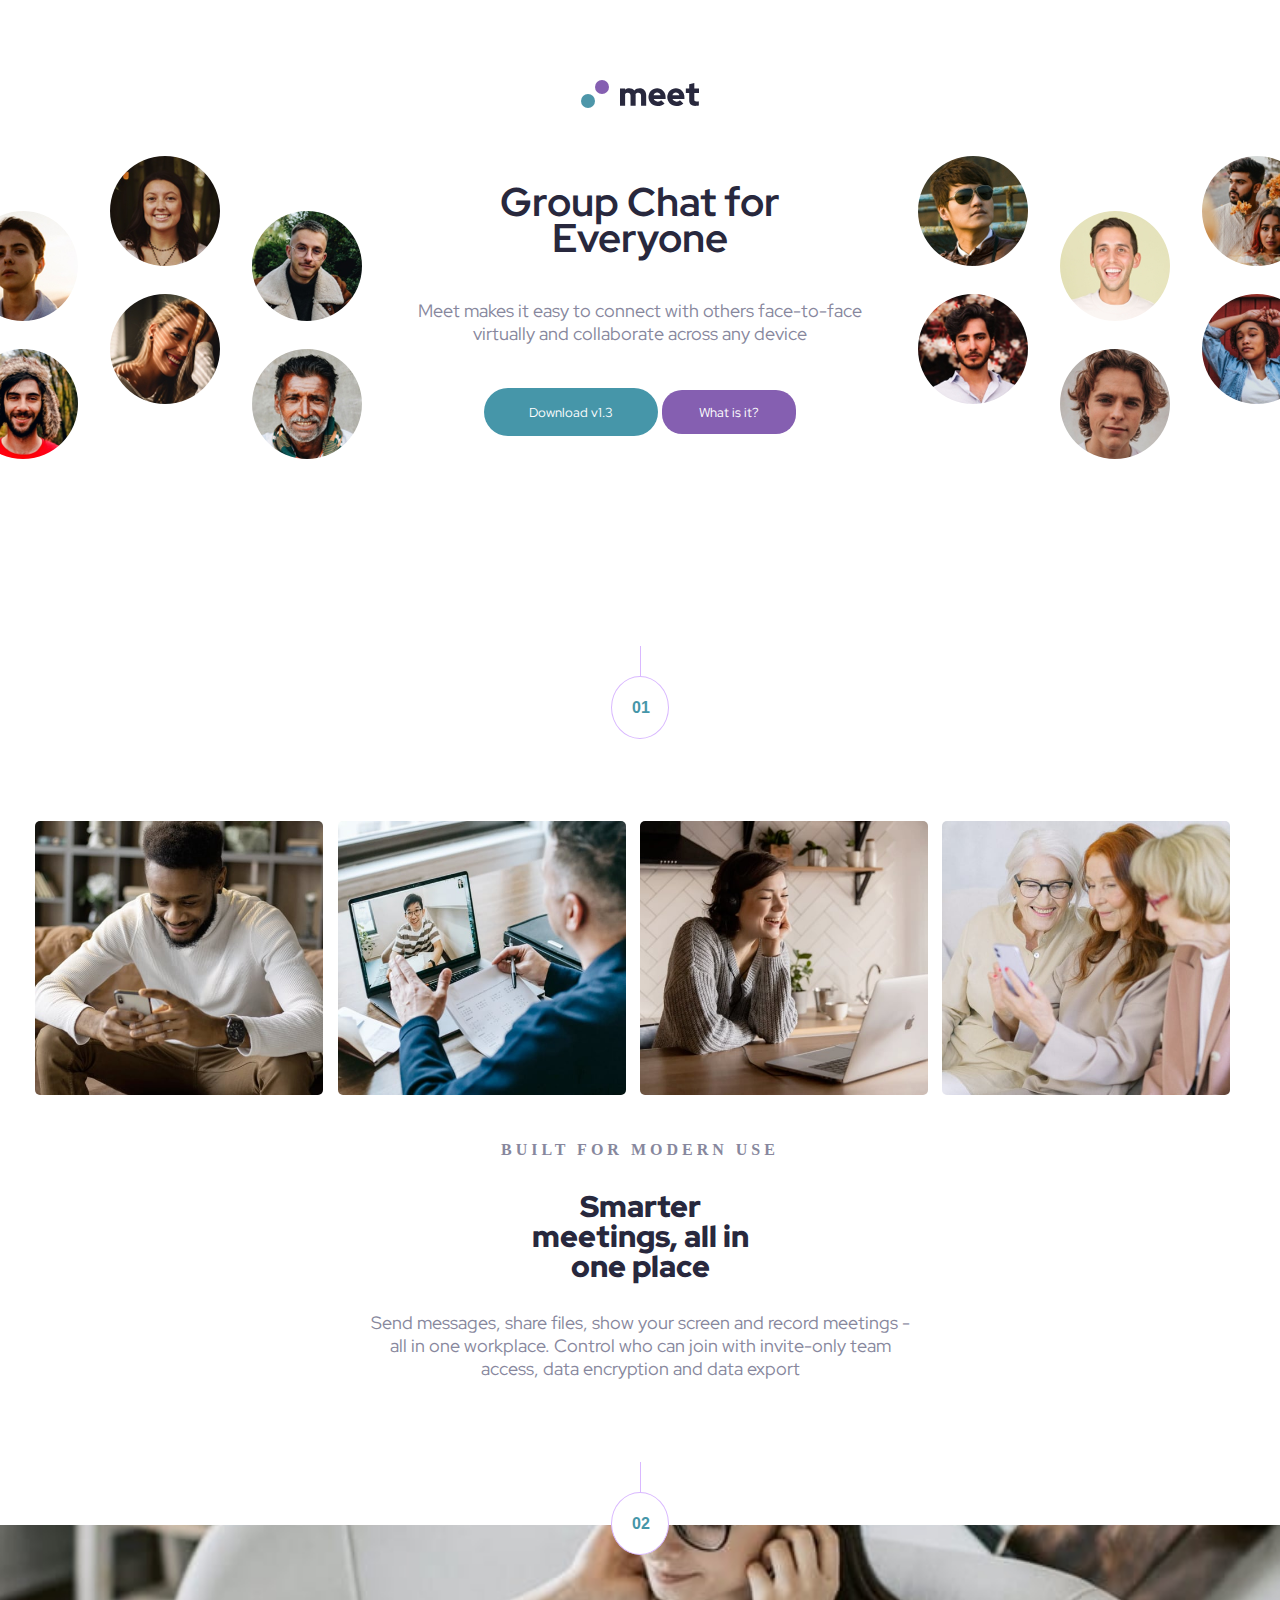
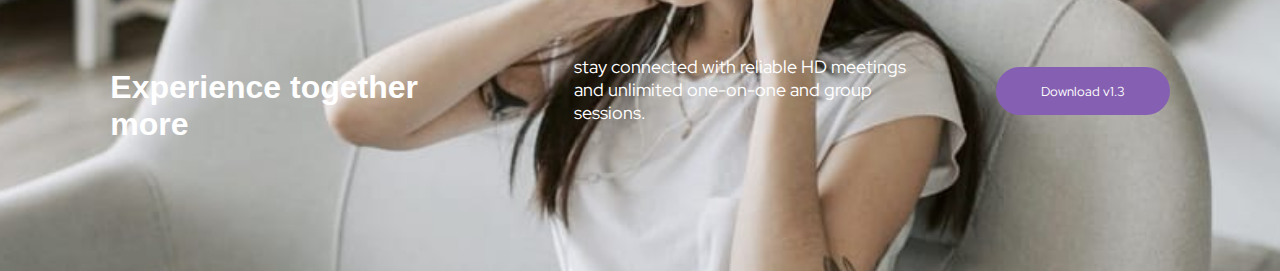
<file: index.html>
<!DOCTYPE html>
<html lang="en">
<head>
  <meta charset="UTF-8">
  <meta name="viewport" content="width=device-width, initial-scale=1.0">
  <link rel="stylesheet" href='Index.css'>
  <link rel="icon" type="image/png" sizes="32x32" href="./assets/favicon-32x32.png">
  <link rel="preconnect" href="https://fonts.gstatic.com">
  <link href="https://fonts.googleapis.com/css2?family=Red+Hat+Display:wght@500&display=swap" rel="stylesheet">
  <title>Frontend Mentor | Meet landing page</title>
</head>

<body>
  <div class="iconWrap">
    <img class='icon' src="./meet-landing-page/starter-code/assets/logo.svg">
  </div>
  <header>
    <div class="headerContainer">
      <img class="img one" src="./meet-landing-page/starter-code/assets/desktop/image-hero-left.png">
      <img class="img two" src="./meet-landing-page/starter-code/assets/desktop/image-hero-right.png">
      <h1 class="upperHeader three">Group Chat for Everyone</h1>
    </div>
  </header>
  <section>
    <div class="middleWrapper">
      <p class="upperDesc">
        Meet makes it easy to connect with others face-to-face virtually
        and collaborate across any device
      </p>
      <div class="buttonWrapper">
        <button class="primary"> Download v1.3 </button>
        <button class="secondary"> What is it? </button>
      </div>
        
    </div>
  </section>
  <div class="pointer">
    <div class="line"></div>
    <div class="circle"><strong>01</strong></div>
  </div>
  <section>
    <div class="imgContainer">
      <img class='imgHero' src="./meet-landing-page/starter-code/assets/desktop/image-man-texting.jpg">
      <img class='imgHero' src="./meet-landing-page/starter-code/assets/desktop/image-men-in-meeting.jpg">
      <img class='imgHero' src="./meet-landing-page/starter-code/assets/desktop/image-woman-in-videocall.jpg">
      <img class='imgHero' src="./meet-landing-page/starter-code/assets/desktop/image-women-videochatting.jpg">
    </div>
  </section>
  <section>
    <div class="descWrapper">
      <h4>BUILT FOR MODERN USE</h4>
      <h2>Smarter meetings, all in one place</h2>
      <p>Send messages, share files, show your screen and record meetings - 
        all in one workplace. Control who can join with invite-only team access, data encryption
        and data export
      </p>
    </div>
  </section>

  <div class="pointer">
    <div class="line"></div>
    <div class="circle"><strong>02</strong></div>
  </div>

  <footer>
    <div class="footerWrap">
      <div class='footerImg'>
          <div class="footerInfo">
            <h1 class="h1Footer">Experience together more</h1>
            <p class="pFooter">stay connected with reliable HD meetings and unlimited
              one-on-one and group sessions.
            </p>
            <button class="primaryBottom">Download v1.3</button>
          </div>
        </div>
    </div>
    
  </footer>
</body>
</html>
</file>
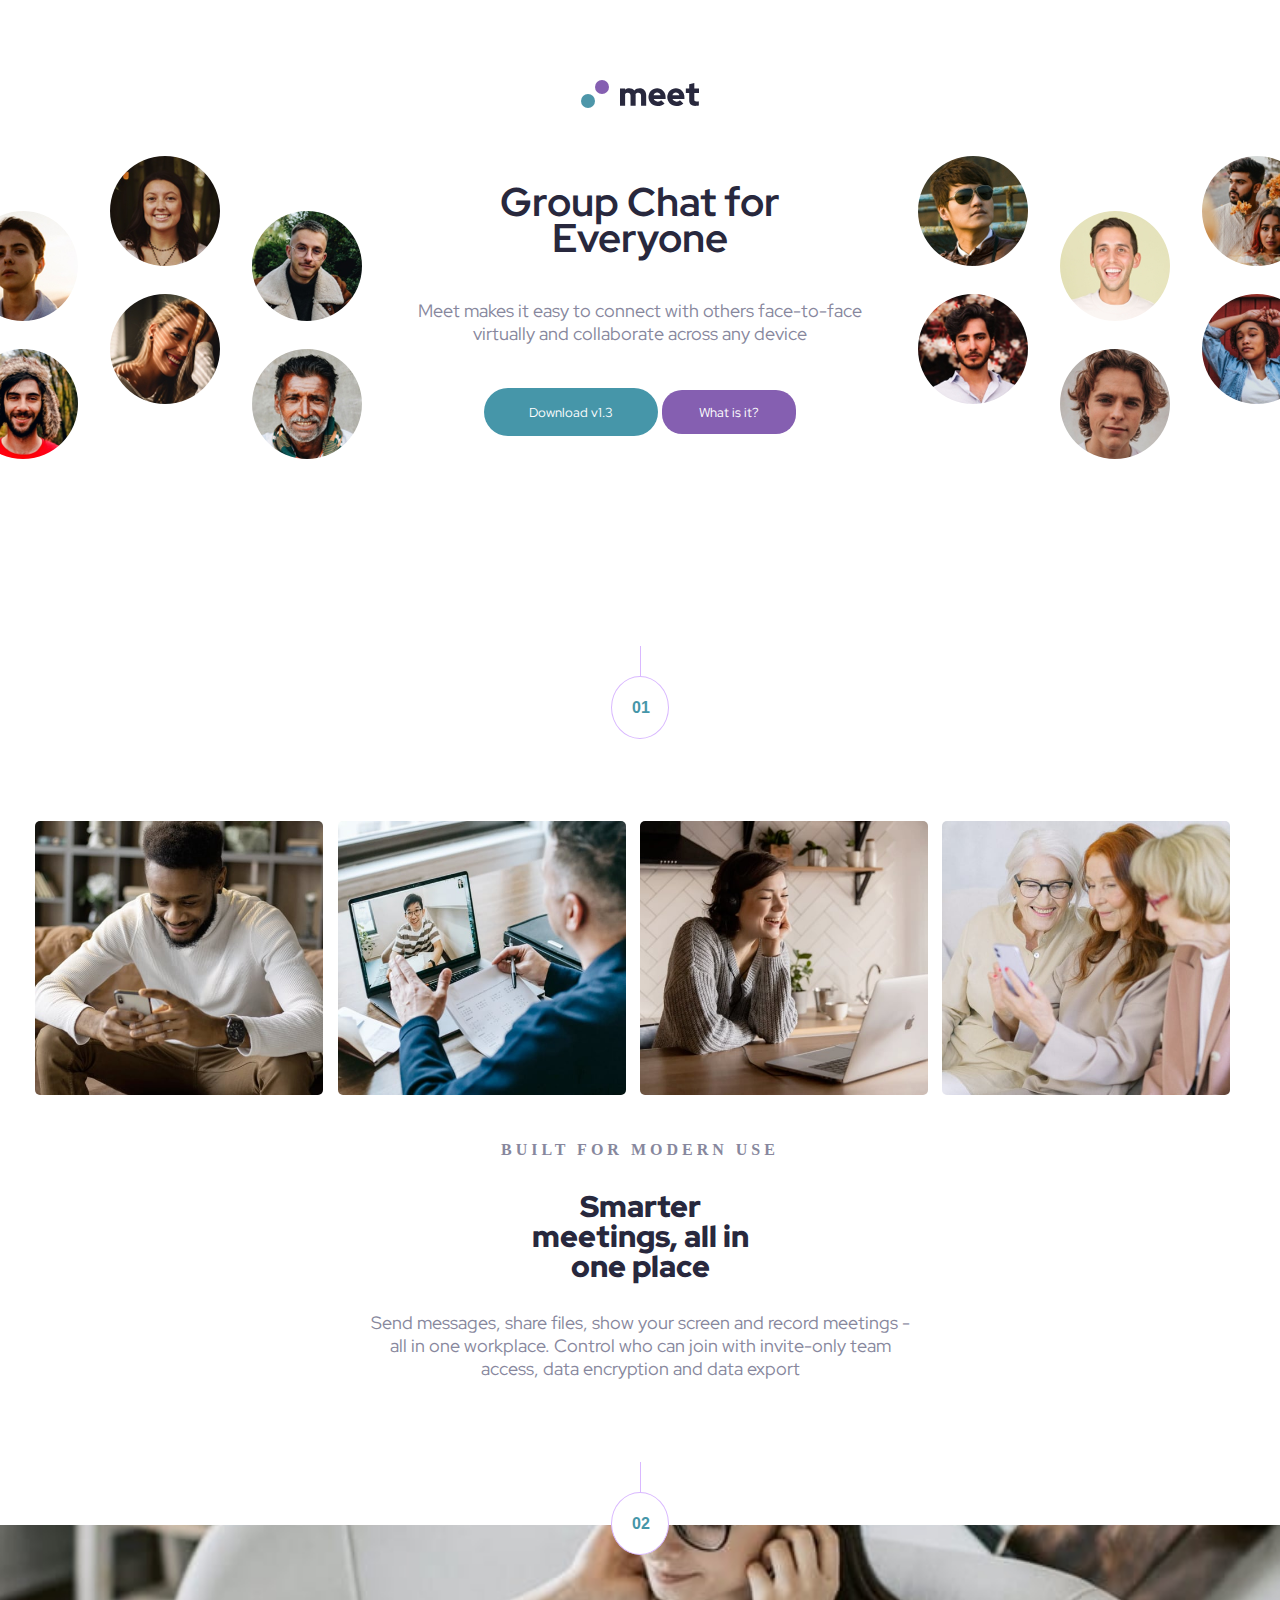
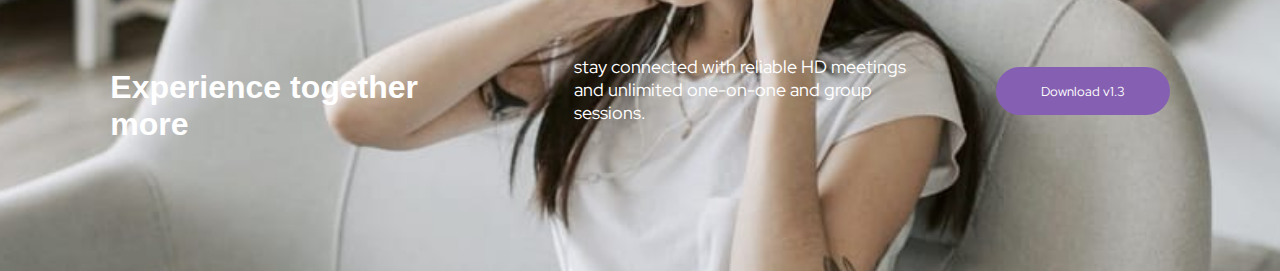
<file: meet-landing-page/starter-code/index.html>
<!DOCTYPE html>
<html lang="en">
<head>
  <meta charset="UTF-8">
  <meta name="viewport" content="width=device-width, initial-scale=1.0">
  <link rel="stylesheet" href='Index.css'>
  <link rel="icon" type="image/png" sizes="32x32" href="./assets/favicon-32x32.png">
  <link rel="preconnect" href="https://fonts.gstatic.com">
  <link href="https://fonts.googleapis.com/css2?family=Red+Hat+Display:wght@500&display=swap" rel="stylesheet">
  <title>Frontend Mentor | Meet landing page</title>
</head>

<body>
  <div class="iconWrap">
    <img class='icon' src="./assets/logo.svg">
  </div>
  <header>
    <div class="headerContainer">
      <img class="img one" src="./assets/desktop/image-hero-left.png">
      <img class="img two" src="./assets/desktop/image-hero-right.png">
      <h1 class="upperHeader three">Group Chat for Everyone</h1>
    </div>
  </header>
  <section>
    <div class="middleWrapper">
      <p class="upperDesc">
        Meet makes it easy to connect with others face-to-face virtually
        and collaborate across any device
      </p>
      <div class="buttonWrapper">
        <button class="primary"> Download v1.3 </button>
        <button class="secondary"> What is it? </button>
      </div>
        
    </div>
  </section>
  <div class="pointer">
    <div class="line"></div>
    <div class="circle"><strong>01</strong></div>
  </div>
  <section>
    <div class="imgContainer">
      <img class='imgHero' src="./assets/desktop/image-man-texting.jpg">
      <img class='imgHero' src="./assets/desktop/image-men-in-meeting.jpg">
      <img class='imgHero' src="./assets/desktop/image-woman-in-videocall.jpg">
      <img class='imgHero' src="./assets/desktop/image-women-videochatting.jpg">
    </div>
  </section>
  <section>
    <div class="descWrapper">
      <h4>BUILT FOR MODERN USE</h4>
      <h2>Smarter meetings, all in one place</h2>
      <p>Send messages, share files, show your screen and record meetings - 
        all in one workplace. Control who can join with invite-only team access, data encryption
        and data export
      </p>
    </div>
  </section>

  <div class="pointer">
    <div class="line"></div>
    <div class="circle"><strong>02</strong></div>
  </div>

  <footer>
    <div class="footerWrap">
      <div class='footerImg'src="./assets/desktop/image-footer.jpg">
          <div class="footerInfo">
            <h1 class="h1Footer">Experience together more</h1>
            <p class="pFooter">stay connected with reliable HD meetings and unlimited
              one-on-one and group sessions.
            </p>
            <button class="primaryBottom">Download v1.3</button>
          </div>
        </div>
    </div>
    
  </footer>
</body>
</html>
</file>
<file: Index.css>
* {
    font-family: Verdana, Geneva, Tahoma, sans-serif;
    margin : 0;
    padding : 0;
}

body {
    width : 100%;
    overflow-x: hidden;
}

.iconWrap {
    display : flex;
    justify-content: center;
    margin-top : 5em;
}

.headerContainer {
    margin-top : 3em;
    display : flex;
    justify-content: center;
    flex-wrap: wrap;
}

.img {
    width : 10.5em;
}

.one {
    order : 1; 
}

.two {
    order : 2;
}

.three {
    order : 3;
}

.upperHeader {
    margin-top : 0.7em;
    font-family: 'Red Hat Display';
    font-size: 40px;
    color : #28283d;
    line-height: 0.9em;
    text-align: center;
    font-weight: bold;
}

.middleWrapper {
    margin-top : 1em;
    margin-bottom: 1.3em;
    display : flex;
    flex-direction: column;
    flex-wrap: wrap;
    align-items: center;
}
.buttonWrapper {
    display : flex;
    flex-direction: column;
}
p {
    font-family: 'Red Hat Display';
    font-size: 18px;
    color : #87879d;
    text-align: center;
    max-width : 16em;
    margin-bottom : 1em;
}


.primary {
    margin-top: 1.9em;
    border : none;
    border-radius : 25px;
    background-color: #4696a9;
    padding-inline : 1.475em;
    padding-block: 15px;
    color : #fff;
    font-family: 'Red Hat Display';
    min-width: 13em;
    margin-bottom : 1em;
}

.primary:hover {
    background-color: #8fe3f9;
}

.secondary {
    border : none;
    border-radius : 20px;
    background-color: #855fb1;
    padding-inline : 1.875em;
    padding-block: 13px;
    color : #fff;
    font-family: 'Red Hat Display';
    min-width: 10em;
}

.secondary:hover {
    background-color: #d9b8ff;
}

.pointer {
    display : flex;
    flex-direction: column;
    align-items: center;
}

.line {
    border-left: 1px solid #d9b8ff;
    height: 4.5em;
    position:absolute;
    left: 50%;
}

.circle {
    border: 1px solid #d9b8ff;
    border-radius: 50%;
    padding : 20px;
    text-align: center;
    max-width: 1em;
    position : relative;
    top : 30px;
    font-family: 'Red Hat Display';
    color : #4696a9; 
    background-color: #fff;
}

.imgContainer {
    margin-top: 7em;
    display : flex;
    flex-wrap: wrap;
    justify-content: center;
}

.imgHero {
    max-width: 8em;
    border-radius: 5px;
    box-sizing: border-box;
    margin-bottom : 0.9em;
    margin-right : 0.9em;
}

.descWrapper {
    margin-top : 2em;
    display : flex;
    flex-wrap: wrap;
    justify-content: center;
    margin-bottom : 4em;
}

h4 {
    font-family: 'Red Hat Display Black';
    font-size: 16px;
    letter-spacing: 4px;
    color : #87879d;
    font-weight: bolder;
    margin-bottom : 2em;
}

h2 {
    font-family: 'Red Hat Display';
    font-size: 30px;
    color : #28283d;
    text-align: center;
    font-weight: 1000;
    line-height: 1em;
    max-width: 8.7em;
    margin-bottom : 1em;
}

.footerWrap {
    display : flex;
    flex-wrap: wrap;
}

.footerImg {
    background : url('./meet-landing-page/starter-code/assets/desktop/image-footer.jpg') no-repeat;
    background-size: auto 500px;
    background-position: center;
    object-fit: cover;
    width: 100%;
    /* filter: hue-rotate(185deg); */
}

.footerInfo {
    display : flex;
    align-items: center;
    flex-direction: column;
}

.h1Footer {
    margin-top : 1.5em;
    color : #fff;
    text-align: center;
    margin-bottom : 1em;
}

.pFooter {
    font-family: 'Red Hat Display';
    font-size: 18px;
    color : #fff;
    text-align: center;
    max-width : 16em;
    margin-bottom : 1em;
}

.primaryBottom {
    margin-top: 1.9em;
    border : none;
    border-radius : 25px;
    background-color: #855fb1;
    padding-inline : 1.475em;
    padding-block: 15px;
    color : #fff;
    font-family: 'Red Hat Display';
    min-width: 13em;
    margin-top : 2em;
    margin-bottom : 3em;
}

@media screen and (min-width : 768px) {
    .img {
        width : 23em;
    }
    .buttonWrapper {
        display : inline;
    }
    p {
        max-width : 30em;
    }
    .imgHero {
        max-width: 10em;
    }
    .descWrapper {
        display: flex;
        flex-direction: column;
        align-items: center;
    }
    .pFooter {
        max-width: 32em;
    }
}

@media screen and (min-width : 1200px) {
    .headerContainer {
        flex-wrap: nowrap;
        gap : 5em;
    }
    .img {
        width : 30em;
    }
    .one {
        order : 1;
        position : relative;
        left : -2em;
    }
    .two {
        order : 3;
        position : relative;
        right : -2em;
    }
    .three {
        order : 2;
    }
    .middleWrapper {
        position: relative;
        bottom : 11em;
    }
    .upperDesc {
        max-width: 27em;
    }
    .buttonWrapper {
        display : inline;
    }
    .imgHero {
        max-width: 18em;
    }
    .footerInfo {
        display : flex;
        flex-direction: row;
        justify-content: center;
        gap : 5em;
        padding : 6em 4em;
    }
    .h1Footer {
        text-align: left;
        max-width: 12em;
    }
    .pFooter {
        max-width: 19em;
        text-align: left;
    }
}
</file>
<file: meet-landing-page/starter-code/Index.css>
* {
    font-family: Verdana, Geneva, Tahoma, sans-serif;
    margin : 0;
    padding : 0;
}

body {
    width : 100%;
    overflow-x: hidden;
}

.iconWrap {
    display : flex;
    justify-content: center;
    margin-top : 5em;
}

.headerContainer {
    margin-top : 3em;
    display : flex;
    justify-content: center;
    flex-wrap: wrap;
}

.img {
    width : 10.5em;
}

.one {
    order : 1; 
}

.two {
    order : 2;
}

.three {
    order : 3;
}

.upperHeader {
    margin-top : 0.7em;
    font-family: 'Red Hat Display';
    font-size: 40px;
    color : #28283d;
    line-height: 0.9em;
    text-align: center;
    font-weight: bold;
}

.middleWrapper {
    margin-top : 1em;
    margin-bottom: 1.3em;
    display : flex;
    flex-direction: column;
    flex-wrap: wrap;
    align-items: center;
}
.buttonWrapper {
    display : flex;
    flex-direction: column;
}
p {
    font-family: 'Red Hat Display';
    font-size: 18px;
    color : #87879d;
    text-align: center;
    max-width : 16em;
    margin-bottom : 1em;
}


.primary {
    margin-top: 1.9em;
    border : none;
    border-radius : 25px;
    background-color: #4696a9;
    padding-inline : 1.475em;
    padding-block: 15px;
    color : #fff;
    font-family: 'Red Hat Display';
    min-width: 13em;
    margin-bottom : 1em;
}

.primary:hover {
    background-color: #8fe3f9;
}

.secondary {
    border : none;
    border-radius : 20px;
    background-color: #855fb1;
    padding-inline : 1.875em;
    padding-block: 13px;
    color : #fff;
    font-family: 'Red Hat Display';
    min-width: 10em;
}

.secondary:hover {
    background-color: #d9b8ff;
}

.pointer {
    display : flex;
    flex-direction: column;
    align-items: center;
}

.line {
    border-left: 1px solid #d9b8ff;
    height: 4.5em;
    position:absolute;
    left: 50%;
}

.circle {
    border: 1px solid #d9b8ff;
    border-radius: 50%;
    padding : 20px;
    text-align: center;
    max-width: 1em;
    position : relative;
    top : 30px;
    font-family: 'Red Hat Display';
    color : #4696a9; 
    background-color: #fff;
}

.imgContainer {
    margin-top: 7em;
    display : flex;
    flex-wrap: wrap;
    justify-content: center;
}

.imgHero {
    max-width: 8em;
    border-radius: 5px;
    box-sizing: border-box;
    margin-bottom : 0.9em;
    margin-right : 0.9em;
}

.descWrapper {
    margin-top : 2em;
    display : flex;
    flex-wrap: wrap;
    justify-content: center;
    margin-bottom : 4em;
}

h4 {
    font-family: 'Red Hat Display Black';
    font-size: 16px;
    letter-spacing: 4px;
    color : #87879d;
    font-weight: bolder;
    margin-bottom : 2em;
}

h2 {
    font-family: 'Red Hat Display';
    font-size: 30px;
    color : #28283d;
    text-align: center;
    font-weight: 1000;
    line-height: 1em;
    max-width: 8.7em;
    margin-bottom : 1em;
}

.footerWrap {
    display : flex;
    flex-wrap: wrap;
}

.footerImg {
    background : url('./assets/desktop/image-footer.jpg') no-repeat;
    background-size: auto 500px;
    background-position: center;
    object-fit: cover;
    width: 100%;
    /* filter: hue-rotate(185deg); */
}

.footerInfo {
    display : flex;
    align-items: center;
    flex-direction: column;
}

.h1Footer {
    margin-top : 1.5em;
    color : #fff;
    text-align: center;
    margin-bottom : 1em;
}

.pFooter {
    font-family: 'Red Hat Display';
    font-size: 18px;
    color : #fff;
    text-align: center;
    max-width : 16em;
    margin-bottom : 1em;
}

.primaryBottom {
    margin-top: 1.9em;
    border : none;
    border-radius : 25px;
    background-color: #855fb1;
    padding-inline : 1.475em;
    padding-block: 15px;
    color : #fff;
    font-family: 'Red Hat Display';
    min-width: 13em;
    margin-top : 2em;
    margin-bottom : 3em;
}

@media screen and (min-width : 768px) {
    .img {
        width : 23em;
    }

    p {
        max-width : 30em;
    }
    .imgHero {
        max-width: 10em;
    }
    .descWrapper {
        display: flex;
        flex-direction: column;
        align-items: center;
    }
    .pFooter {
        max-width: 32em;
    }
}

@media screen and (min-width : 1200px) {
    .headerContainer {
        flex-wrap: nowrap;
        gap : 5em;
    }
    .img {
        width : 30em;
    }
    .one {
        order : 1;
        position : relative;
        left : -2em;
    }
    .two {
        order : 3;
        position : relative;
        right : -2em;
    }
    .three {
        order : 2;
    }
    .middleWrapper {
        position: relative;
        bottom : 11em;
    }
    .upperDesc {
        max-width: 27em;
    }
    .buttonWrapper {
        display : inline;
    }
    .imgHero {
        max-width: 18em;
    }
    .footerInfo {
        display : flex;
        flex-direction: row;
        justify-content: center;
        gap : 5em;
        padding : 6em 4em;
    }
    .h1Footer {
        text-align: left;
        max-width: 12em;
    }
    .pFooter {
        max-width: 19em;
        text-align: left;
    }
}
</file>
